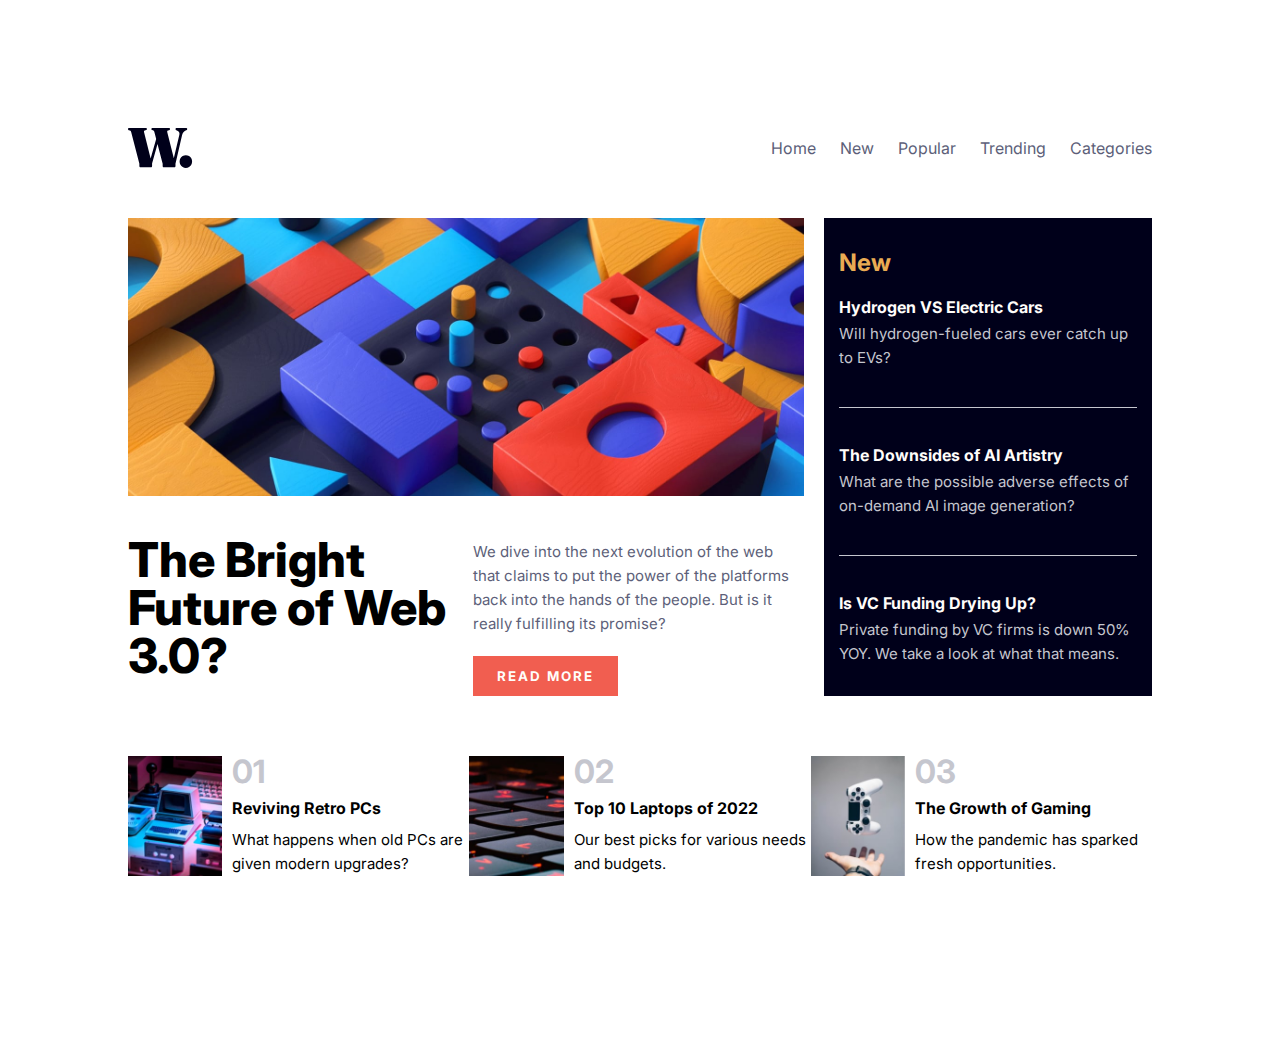
<file: news-homepage-main/index.html>
<!DOCTYPE html>
<html lang="en">

<head>
  <meta charset="UTF-8">
  <meta name="viewport" content="width=device-width, initial-scale=1.0">
  <!-- displays site properly based on user's device -->
  <link href="https://fonts.googleapis.com/css2?family=Inter:wght@400;700;800&display=swap" rel="stylesheet">
  <link href="style.css" rel="stylesheet" />
  <link rel="icon" type="image/png" sizes="32x32" href="./assets/images/favicon-32x32.png">

  <title>Frontend Mentor | News homepage</title>

  <!-- Feel free to remove these styles or customise in your own stylesheet 👍 -->
  <style>
    .attribution {
      font-size: 11px;
      text-align: center;
    }

    .attribution a {
      color: hsl(228, 45%, 44%);
    }
  </style>
</head>

<body>

  <div id="my_menu" class="menu">

    <div id="my_content_menu" class="menu_content">
      <div id="icon_menu_close_wrapper">
        <img id="icon_menu_close" src="./assets/images/icon-menu-close.svg" alt="icon menu close" />
      </div>
      <nav>
        <a href="#1">Home</a>
        <a href="#2">New</a>
        <a href="#3">Popular</a>
        <a href="#4">Trending</a>
        <a href="#5">Categories</a>
      </nav>

    </div>

  </div>

  <div class="body">
    <headr class="header">

      <img src="./assets/images/logo.svg" alt="website logo" />

      <nav id="nav">
        <a href="#1">Home</a>
        <a href="#2">New</a>
        <a href="#3">Popular</a>
        <a href="#4">Trending</a>
        <a href="#5">Categories</a>
      </nav>

      <img id="icon_menu" src="./assets/images/icon-menu.svg" alt="open menue icon" />

    </headr>

    <main>

      <div class="main_body">

        <div class="web3_news_container">

          <img id="web3_news_container_image" src="./assets/images/image-web-3-desktop.jpg" alt="web3 image">

          <div class="web3_news_text_container">

            <h1>The Bright Future of Web 3.0?</h1>

            <div>
              <p>
                We dive into the next evolution of the web that claims to put the power of the platforms back into the
                hands
                of
                the
                people.
                But is it really fulfilling its promise?
              </p>

              <button>
                Read more
              </button>
            </div>

          </div>


        </div>

        <div class="new_news_container">

          <h2>
            New
          </h2>

          <div class="new_news_item_conainer">

            <div class="new_news_item">
              <h4>
                Hydrogen VS Electric Cars
              </h4>
              <p>
                Will hydrogen-fueled cars ever catch up to EVs?
              </p>
            </div>

            <div class="items_seprator"></div>

            <div class="new_news_item">
              <h4>
                The Downsides of AI Artistry
              </h4>
              <p>
                What are the possible adverse effects of on-demand AI image generation?
              </p>
            </div>

            <div class="items_seprator"></div>

            <div class="new_news_item">
              <h4>
                Is VC Funding Drying Up?
              </h4>
              <p>
                Private funding by VC firms is down 50% YOY. We take a look at what that means.
              </p>
            </div>

          </div>

        </div>

      </div>

      <div class="top_news_container">

        <div class="top_news_item">
          <img src="./assets/images/image-retro-pcs.jpg" alt="">

          <div class="item_info">
            <p>
              01
            </p>

            <h4>
              Reviving Retro PCs
            </h4>

            <p>
              What happens when old PCs are given modern upgrades?
            </p>

          </div>

        </div>

        <div class="top_news_item">
          <img src="./assets/images/image-top-laptops.jpg" alt="">
          <div class="item_info">
            <p>
              02
            </p>

            <h4>
              Top 10 Laptops of 2022
            </h4>

            <p>
              Our best picks for various needs and budgets.
            </p>
          </div>

        </div>

        <div class="top_news_item">
          <img src="./assets/images/image-gaming-growth.jpg" alt="">
          <div class="item_info">
            <p>
              03
            </p>

            <h4>
              The Growth of Gaming
            </h4>

            <p>
              How the pandemic has sparked fresh opportunities.
            </p>

          </div>

        </div>

      </div>

    </main>
  </div>

  <script src="script.js"></script>

</body>

</html>
</file>
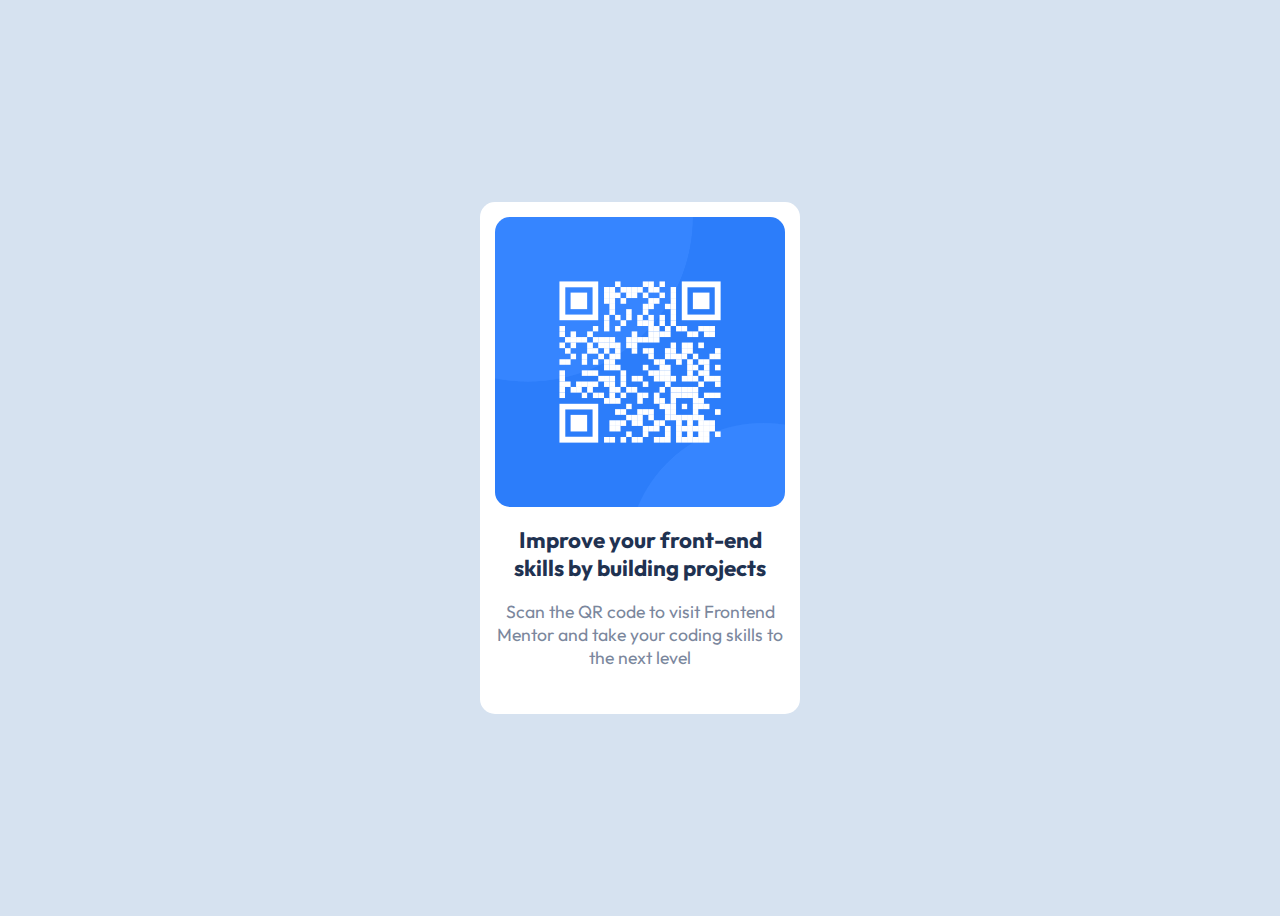
<file: qr-code-component-main/index.html>
<!DOCTYPE html>
<html lang="en">
<head>
  <meta charset="UTF-8">
  <meta name="viewport" content="width=device-width, initial-scale=1.0"> <!-- displays site properly based on user's device -->

  <link rel="icon" type="image/png" sizes="32x32" href="./images/favicon-32x32.png">

  <link href="https://fonts.googleapis.com/css2?family=Outfit:wght@400;700&display=swap" rel="stylesheet">
  
  <title>Frontend Mentor | QR code component</title>

  <!-- Feel free to remove these styles or customise in your own stylesheet 👍 -->
  <style>
    /* .attribution { font-size: 11px; text-align: center; }
    .attribution a { color: hsl(228, 45%, 44%); } */
  </style>

  <link rel="stylesheet" href="./style/main.css" />

</head>
<body>

  <main id="card"> 

      <img alt="qr code image" src="./images/image-qr-code.png" />

 
      <h1>Improve your front-end skills by building projects</h1> 

 
      <p>Scan the QR code to visit Frontend Mentor and take your coding skills to the next level</p>
  
  </main>

</body>
</html>
</file>
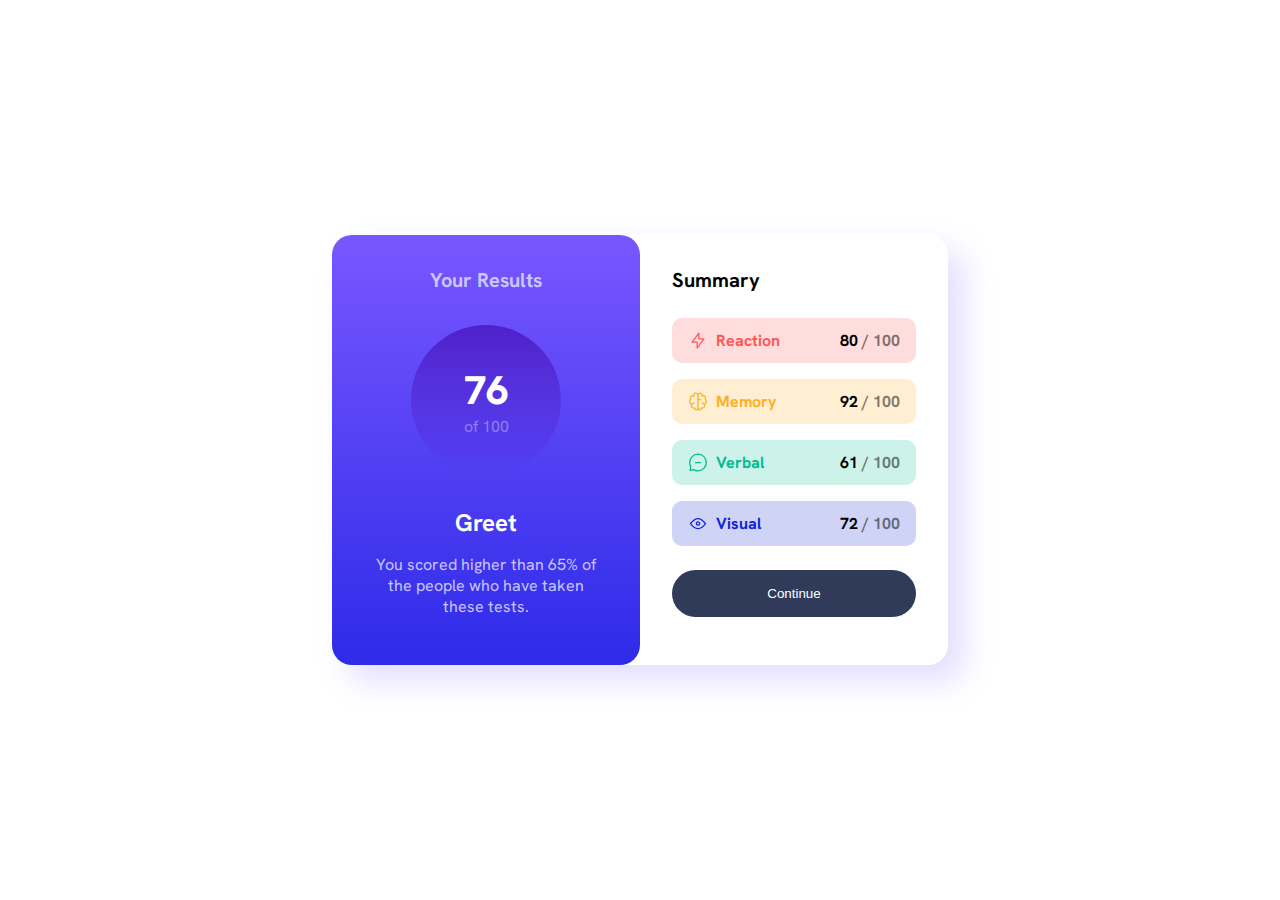
<file: results-summary-component-main/index.html>
<!DOCTYPE html>
<html lang="en">

<head>
  <meta charset="UTF-8">
  <meta name="viewport" content="width=device-width, initial-scale=1.0">
  <!-- displays site properly based on user's device -->

  <link rel="icon" type="image/png" sizes="32x32" href="./assets/images/favicon-32x32.png">
  <link rel="stylesheet" href="./style/main.css">
  <link
    href="https://fonts.googleapis.com/css2?family=Hanken+Grotesk:wght@500;700;800&family=Outfit:wght@700&display=swap"
    rel="stylesheet">

  <title>Frontend Mentor | Results summary component</title>


</head>

<body>

  <main>

    <div class="socer_wrapper">
      <h1 class="light_lavender_text_color">
        Your Results
      </h1>

      <div id="score">
        <p id="your_score">76</p>
        <p id="total_score" class="light_lavender_text_color">of 100</p>
      </div>

      <h2 id="score_status">
        Greet
      </h2>

      <p id="description" class="light_lavender_text_color">
        You scored higher than 65% of the people who have taken these tests.
      </p>
    </div>

    <div id="summary_wrapper">
      <h2 id="summary">
        Summary
      </h2>

      <div id="itemes_wrapper">

        <div class="item">

          <div class="item_title_wrapper">
            <img alt="reaction" src="./assets/images/icon-reaction.svg"/>
            <h3 class="item_title">
              Reaction
            </h3>
          </div>

          <h4 class="item_score">
            80
            <span class="item_total_score">/ 100</span>
          </h4>
        </div>

        <div class="item">

          <div class="item_title_wrapper">
            <img alt="memory" src="./assets/images/icon-memory.svg"/>
            <h3 class="item_title">
              Memory
            </h3>
          </div>

          <h4 class="item_score">
            92
            <span class="item_total_score">/ 100</span>
          </h4>
        </div>

        <div class="item">

          <div class="item_title_wrapper">
            <img alt="verbal" src="./assets/images/icon-verbal.svg"/>
            <h3 class="item_title">
              Verbal
            </h3>
          </div>

          <h4 class="item_score">
            61
            <span class="item_total_score">/ 100</span>
          </h4>
        </div>


        <div class="item">

          <div class="item_title_wrapper">
            <img alt="visual" src="./assets/images/icon-visual.svg"/>
            <h3 class="item_title">
              Visual
            </h3>
          </div>

          <h4 class="item_score">
            72
            <span class="item_total_score">/ 100</span>
          </h4>
        </div>

      </div>


      <button>
        Continue
      </button>

    </div>
  </main>

</body>

</html>
</file>
<file: news-homepage-main/style.css>
* {
    margin: 0;
    font-family: 'Inter', sans-serif;
    box-sizing: border-box;
}

::-webkit-scrollbar {
    width: 0;
    /* Remove scrollbar space */
    background: transparent;
    /* Optional: just make scrollbar invisible */
}

p {
    font-size: 0.938rem;
    line-height: 160%;
}

h1 {
    font-size: 3rem;
    font-weight: 800;
}


.body {
    padding: 24px 16px;
}

.header {
    display: flex;
    flex-direction: row;
    justify-content: space-between;
    align-items: center;
    margin-bottom: 50px;
}

.web3_news_container img {
    width: 100%;
}

#nav {
    visibility: hidden;
}

#icon_menu {
    display: block;
}

#icon_menu_close_wrapper {
    display: flex;
    justify-content: center;
    align-items: center;
    align-self: flex-end;
    min-width: 24px;
    min-height: 24px;
    position: absolute;
    top: 16px;
    right: 16px;
}

#icon_menu_close {
    width: 0;
    height: 0;
    transition: 0.5s;
    transition-delay: 0.5s;
}

.menu {
    z-index: 1;
    width: 0;
    height: 100%;
    background-color: #00000080;
    display: flex;
    flex-direction: row;
    position: fixed;
    overflow: hidden;
    justify-content: flex-end;
}

.menu_content {
    width: 0;
    height: 100%;
    background-color: white;
    transition: 0.5s;
}

.menu_content nav {
    display: flex;
    flex-direction: column;
    margin-top: 30%;
    justify-content: space-evenly;
}

.menu_content nav a {
    margin: 16px;
    text-decoration: none;
    color: hsl(240, 100%, 5%);
}


.web3_news_text_container {
    margin-top: 20px;
}

.web3_news_text_container h1 {
    line-height: 100%;
}


.web3_news_text_container div p {
    color: hsl(236, 13%, 42%);
    margin-top: 20px;
}

.web3_news_text_container div button {
    margin-top: 20px;
    padding: 12px 24px;
    background-color: hsl(5, 85%, 63%);
    color: hsl(36, 100%, 99%);
    border: 0;
    letter-spacing: 2px;
    text-transform: uppercase;
    font-weight: 700;
    margin-top: 20px;
    transition: 0.3s;
}

.new_news_container {
    display: flex;
    flex-direction: column;
    flex: 0.3;
    background-color: hsl(240, 100%, 5%);
    padding: 30px 15px;
    margin-top: 50px;
}

.new_news_container h2 {
    color: hsl(35, 77%, 62%);
}

.new_news_container h4 {
    color: hsl(36, 100%, 99%);
}

.new_news_container p {
    color: hsl(233, 8%, 79%);
    margin-top: 5px;
}

.new_news_item_conainer {
    flex: 1;
    display: flex;
    flex-direction: column;
    margin-top: 20px;
    justify-content: space-between;
}

.new_news_item_conainer .items_seprator {
    background-color: hsl(233, 8%, 79%);
    width: 100%;
    height: 1px;
    margin: 20px 0;
}

.top_news_container {
    display: flex;
    margin: 2.5rem 0;
    flex-direction: column;
}

.top_news_container .top_news_item {
    display: flex;
    margin-top: 20px;
}

.top_news_container .top_news_item img {
    width: 100px;
    height: 120px;
}

.top_news_container .top_news_item .item_info {
    display: flex;
    flex-direction: column;
    justify-content: space-between;
    align-self: stretch;
    margin-left: 10px;
}

.top_news_container .top_news_item .item_info :first-child {
    font-size: 2rem;
    font-weight: 700;
    color: hsl(233, 8%, 79%);
    line-height: 100%;
}


/* just effected on first two elements */
.top_news_container .top_news_item .item_info :nth-child(-n + 2) {
    margin-bottom: 10px;
}


@media (min-width: 769px) {


    .body {
        padding: 10%;
    }

    .menu {
        visibility: hidden;
    }

    .header nav a {
        text-decoration: none;
        color: hsl(236, 13%, 42%);
        margin-left: 20px;
    }

    .header nav a, .new_news_item_conainer .new_news_item h4, .top_news_item .item_info h4 {
        transition: 0.3s;
    }

    .new_news_item_conainer .new_news_item h4:hover {
        color: hsl(35, 77%, 62%);
        cursor: pointer;
    }

    .header nav a:hover,
    .top_news_container .top_news_item .item_info h4:hover {
        color: hsl(5, 85%, 63%);
        cursor: pointer;
    }

    .web3_news_text_container div button:hover {
        background-color: hsl(240, 100%, 5%);
        cursor: pointer;
    }


    #nav {
        visibility: visible;
    }

    #icon_menu {
        display: none;
    }

    .main_body {
        display: flex;
        justify-content: space-between;
    }

    .web3_news_container {
        flex: 0.68;
    }

    .web3_news_text_container {
        display: flex;
        flex-direction: row;
        align-items: center;
        margin-top: 20px;
    }

    .web3_news_text_container h1 {
        margin-right: 15px;
    }

    .web3_news_text_container h1,
    .web3_news_text_container div {
        flex: 1;
    }

    .new_news_container {
        margin: 0;
    }

    .new_news_item_conainer .items_seprator {
        margin: 0;
    }

    .top_news_container {
        flex-direction: row;
    }

    .top_news_container .top_news_item {
        flex: 1;
    }
}
</file>
<file: qr-code-component-main/style/main.css>
html{
   box-sizing: border-box; 
}

* {
    box-sizing: inherit;
}

body {
    display: flex;
    min-height: 100vh;
    justify-content: center;
    align-items: center;
    background-color: hsl(212, 45%, 89%);
}

img {
    max-width: 100%;
}

img, #card {
    border-radius: 0.9375rem;
}

h1, p {
    margin: 0.9375rem 1.25x 0.9375rem 0;
    font-family: "Outfit", sans-serif;
    text-align: center;
}

h1{
color:  hsl(218, 44%, 22%);
font-size:1.4rem;
}

p {
margin-bottom: 1.875rem;
font-weight: 400;
color: hsl(220, 15%, 55%);
font-size: 1.1rem;
}

#card {
    max-width: 20rem;
    background-color:  hsl(0, 0%, 100%);
    padding: 0.9375rem;
}
</file>
<file: results-summary-component-main/style/main.css>
html {
    box-sizing: border-box;
    font-size: 16px;
}

* {
    box-sizing: inherit;
}

p,
h1,
h2,
h3,
h4 {
    font-family: 'Hanken Grotesk', sans-serif;
    margin: 0px;
    padding: 0px;
}

body {
    min-width: 100vh;
    min-height: 100vh;
    display: flex;
    justify-content: center;
    align-items: center;
    margin: 0;
}

main {
    display: flex;
    box-shadow: 1rem 1rem 2rem hsl(252, 100%, 67%, 0.2);
    border-radius: 1.25rem;
    background-color: hsl(0, 0%, 100%);
}

h1 {
    font-size: 1.25rem;
}

.light_lavender_text_color {
    color: hsl(241, 100%, 89%);
}

.socer_wrapper {
    background: linear-gradient(hsl(252, 100%, 67%), hsl(241, 81%, 54%));
    border-radius: 1.25rem;
    padding: 2rem 1rem 3rem 1rem;
    display: flex;
    align-items: center;
    flex-direction: column;
}

#summary_wrapper {
    padding: 2rem 2rem 3rem 2rem;
    display: flex;
    flex-direction: column;
}

#summary {
    font-size: 1.25rem;
}

#score {
    display: flex;
    flex-direction: column;
    justify-content: center;
    align-items: center;
    background: linear-gradient(hsla(256, 72%, 46%, 1), hsla(241, 72%, 46%, 0));
    width: 150px;
    height: 150px;
    border-radius: 50%;
    margin-top: 2rem;
}

#your_score {
    font-size: 40px;
    color: hsl(0, 0%, 100%);
    font-weight: 800;
}

#score_status {
    margin-top: 2rem;
    color: hsl(0, 0%, 100%);
}

#total_score {
    opacity: 0.5;
}

#description {
    text-align: center;
    max-width: 80%;
    margin-top: 1rem;
}

#itemes_wrapper {
    flex: 1;
    justify-content: center;
    display: flex;
    flex-direction: column;
    margin: 1rem 0 1rem 0;
}

.item {
    display: flex;
    justify-content: space-between;
    align-items: center;
    margin: .5rem 0 .5rem 0;
    padding: 0.75rem 1rem 0.75rem 1rem;
    border-radius: 0.625rem;
}

.item_title_wrapper {
    display: flex;
}

.item_title {
    font-size: 1rem;
    margin-left: .5rem;
}


.item_score {
    font-size: 1rem;
}

.item_total_score {
    opacity: 0.5;
}

.item:nth-of-type(1) {
    background-color: hsl(0, 100%, 67%, 20%);
}

.item:nth-of-type(2) {
    background-color: hsl(39, 100%, 56%, 20%);
}

.item:nth-of-type(3) {
    background-color: hsl(166, 100%, 37%, 20%);
}

.item:nth-of-type(4) {
    background-color: hsl(234, 85%, 45%, 20%);
}

#itemes_wrapper .item:nth-of-type(1) .item_title {
    color: hsl(0, 100%, 67%);
}


#itemes_wrapper .item:nth-of-type(2) .item_title {
    color: hsl(39, 100%, 56%);
}


#itemes_wrapper .item:nth-of-type(3) .item_title {
    color: hsl(166, 100%, 37%);
}


#itemes_wrapper .item:nth-of-type(4) .item_title {
    color: hsl(234, 85%, 45%);
}


button {
    background-color: hsl(224, 30%, 27%);
    color: hsl(0, 0%, 100%);
    width: 100%;
    padding: 1rem 0 1rem 0;
    border-radius: 2rem;
    border: 0;
}

button:hover {
    background-color:  hsl(241, 81%, 54%);
    cursor: pointer;
}

@media (min-width: 769px) {

    .socer_wrapper,
    #summary_wrapper {
        width: 50%;
        max-width: 23rem;
    }
}

@media (max-width: 768px) {
    body {
        min-width: auto;
        min-height: auto;
    }

    main {
        flex-direction: column;
        box-shadow: none;
    }


    .socer_wrapper,
    #summary_wrapper {
        width: 100%;
    }
    
    .socer_wrapper {
        border-top-left-radius: 0;
        border-top-right-radius: 0;
    }
    #summary_wrapper {
        padding: 1rem 1rem 1rem 1rem;
        flex: 1;
    }
}
</file>
